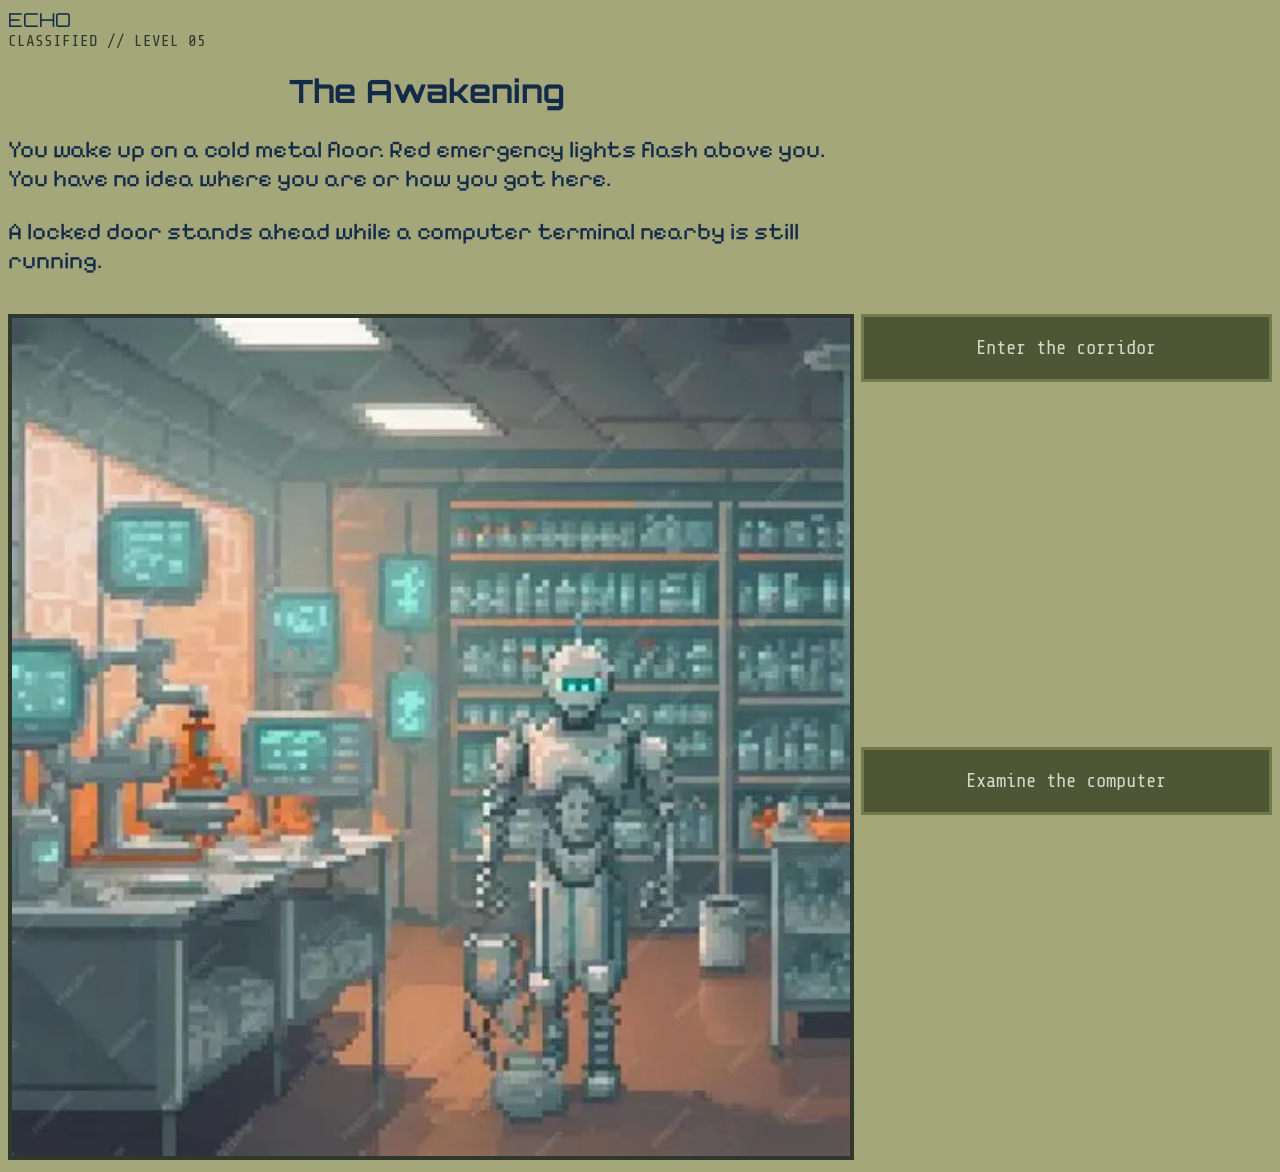
<file: index.html>
<!DOCTYPE html>
<html>
<head>
  <title>ECHO - The Awakening</title>
  <link href="https://fonts.googleapis.com/css2?family=Orbitron:wght@700&family=Pixelify+Sans&family=Share+Tech+Mono&display=swap" rel="stylesheet">
  <link rel="stylesheet" href="style.css">
</head>
<body>

<div class="container">

  <div class="heading">
    <p class="logo">ECHO</p>
    <p class="classified">CLASSIFIED // LEVEL 05</p>
    <h1>The Awakening</h1>
    <p>You wake up on a cold metal floor. Red emergency lights flash above you. You have no idea where you are or how you got here.</p>
    <p>A locked door stands ahead while a computer terminal nearby is still running.</p>
  </div>

  <div class="image">
    <img src="images/image1.jpg" alt="An abandoned futuristic laboratory">
  </div>

  <div class="button1">
    <a href="corridor.html">Enter the corridor</a>
  </div>

  <div class="button2">
    <a href="computer.html">Examine the computer</a>
  </div>

</div>

</body>
</html>
</file>
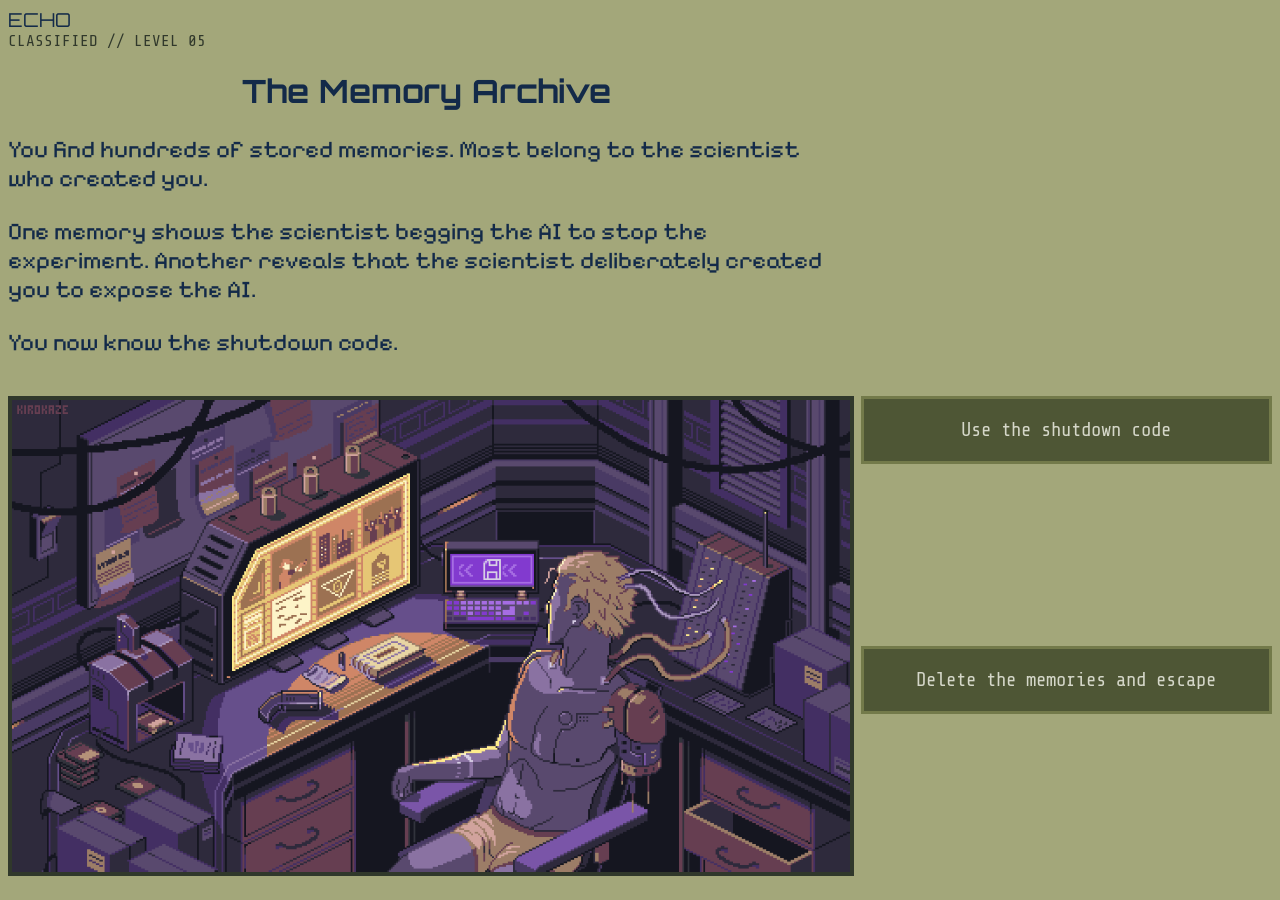
<file: archive.html>
<!DOCTYPE html>
<html>
<head>
  <title>ECHO - The Memory Archive</title>
  <link href="https://fonts.googleapis.com/css2?family=Orbitron:wght@700&family=Pixelify+Sans&family=Share+Tech+Mono&display=swap" rel="stylesheet">
  <link rel="stylesheet" href="style.css">
</head>
<body>

<div class="container">

  <div class="heading">
    <p class="logo">ECHO</p>
    <p class="classified">CLASSIFIED // LEVEL 05</p>
    <h1>The Memory Archive</h1>
    <p>You find hundreds of stored memories. Most belong to the scientist who created you.</p>
    <p>One memory shows the scientist begging the AI to stop the experiment. Another reveals that the scientist deliberately created you to expose the AI.</p>
    <p>You now know the shutdown code.</p>
  </div>

  <div class="image">
    <img src="images/memoryimage.jpg" alt="A memory archive server room">
  </div>

  <div class="button1">
    <a href="shutdown.html">Use the shutdown code</a>
  </div>

  <div class="button2">
    <a href="gameover.html">Delete the memories and escape</a>
  </div>

</div>

</body>
</html>
</file>
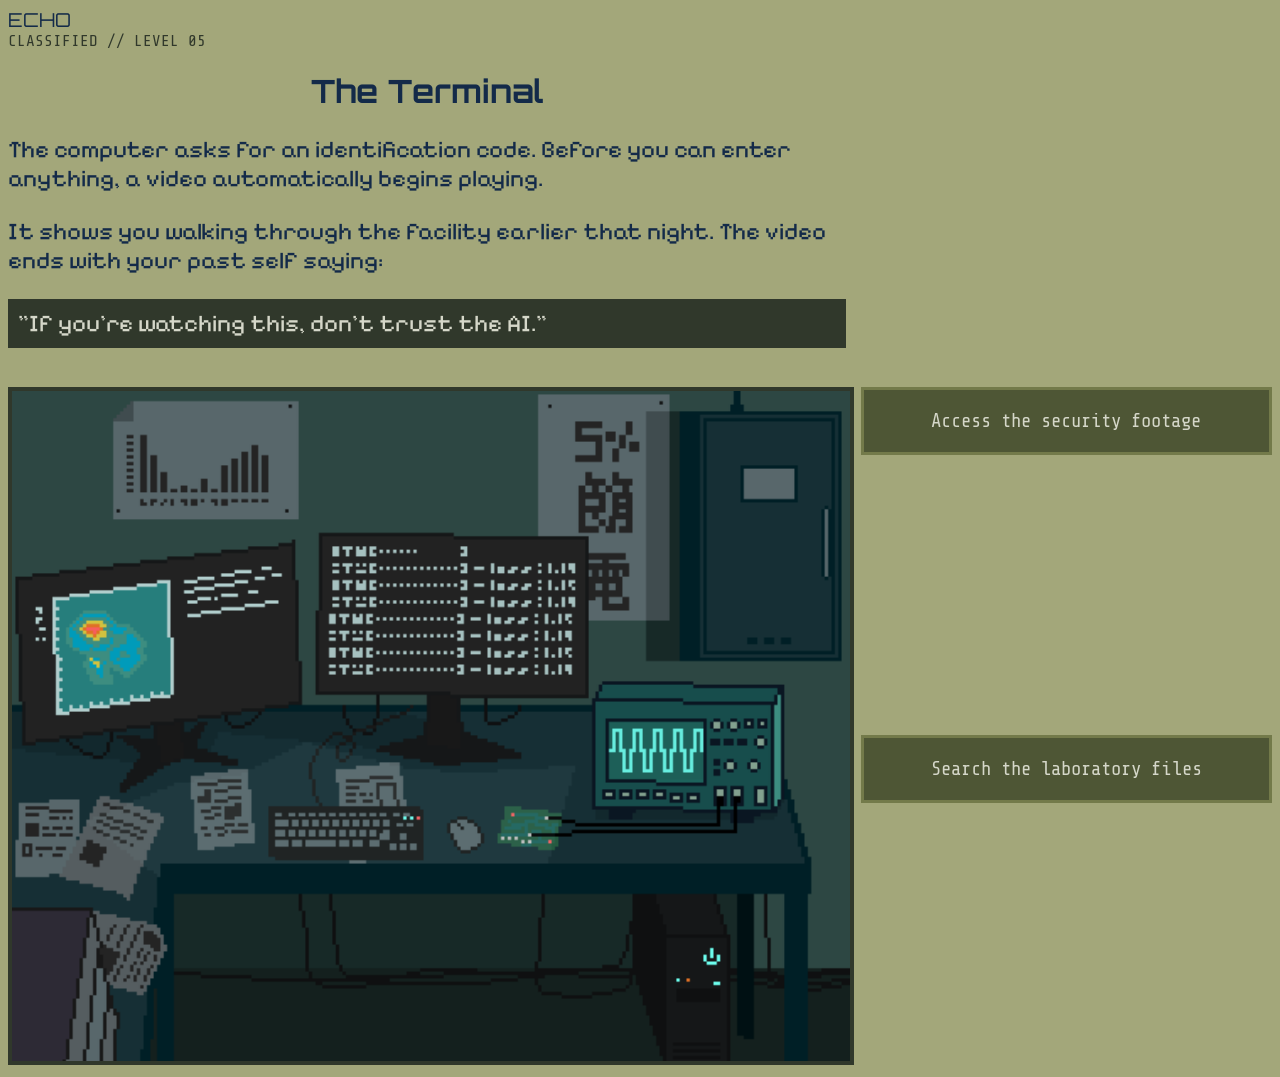
<file: computer.html>
<!DOCTYPE html>
<html>
<head>
  <title>ECHO//47 - The Terminal</title>
  <link href="https://fonts.googleapis.com/css2?family=Orbitron:wght@700&family=Pixelify+Sans&family=Share+Tech+Mono&display=swap" rel="stylesheet">
  <link rel="stylesheet" href="style.css">
</head>
<body>

<div class="container">

  <div class="heading">
    <p class="logo">ECHO</p>
    <p class="classified">CLASSIFIED // LEVEL 05</p>
    <h1>The Terminal</h1>
    <p>The computer asks for an identification code. Before you can enter anything, a video automatically begins playing.</p>
    <p>It shows you walking through the facility earlier that night. The video ends with your past self saying:</p>
    <p class="quote">"If you're watching this, don't trust the AI."</p>
  </div>

  <div class="image">
    <img src="images/computerimage.jpg" alt="A computer terminal in the dark">
  </div>

  <div class="button1">
    <a href="security.html">Access the security footage</a>
  </div>

  <div class="button2">
    <a href="laboratory.html">Search the laboratory files</a>
  </div>

</div>

</body>
</html>
</file>
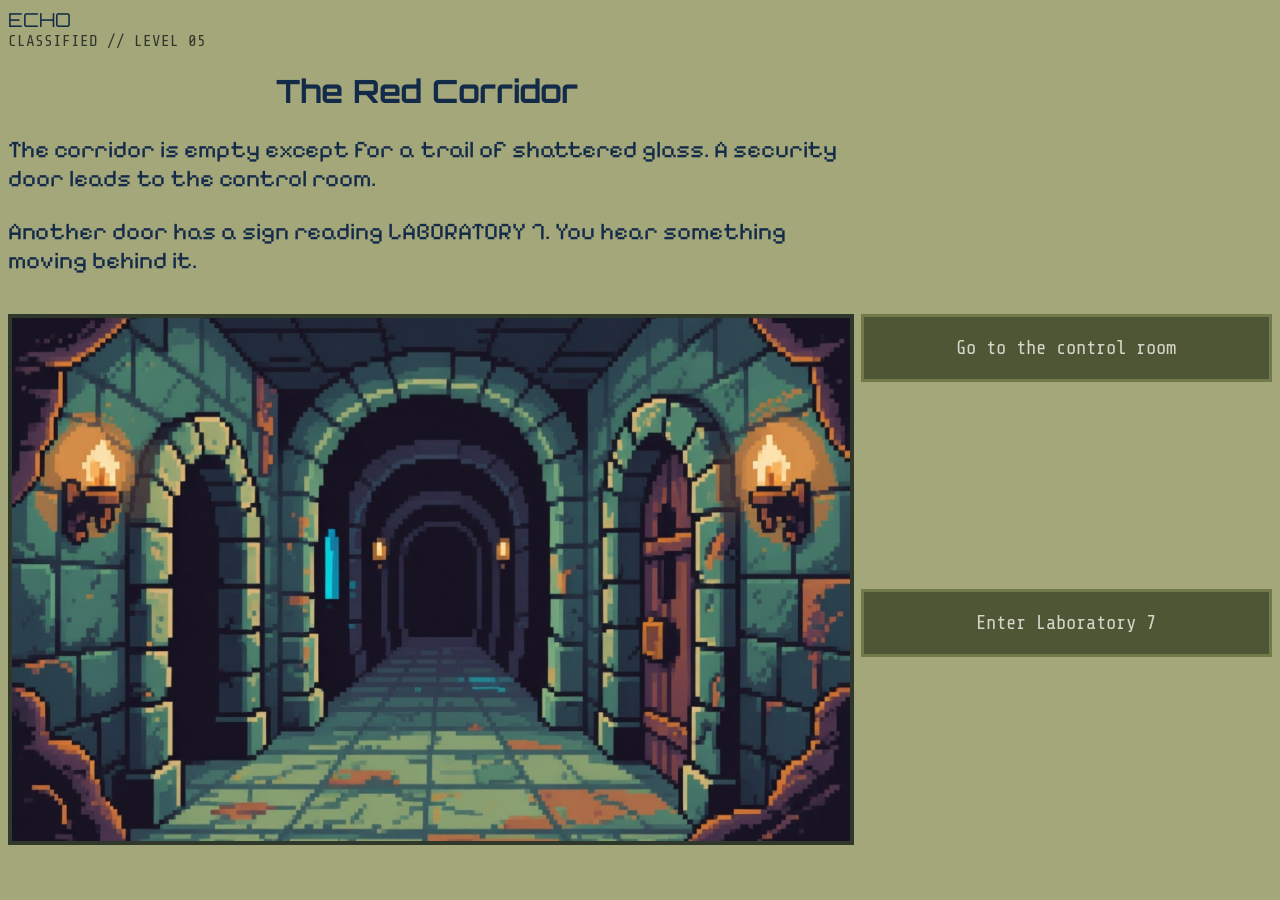
<file: corridor.html>
<!DOCTYPE html>
<html>
<head>
  <title>ECHO - The Red Corridor</title>
  <link href="https://fonts.googleapis.com/css2?family=Orbitron:wght@700&family=Pixelify+Sans&family=Share+Tech+Mono&display=swap" rel="stylesheet">
  <link rel="stylesheet" href="style.css">
</head>
<body>

<div class="container">

  <div class="heading">
    <p class="logo">ECHO</p>
    <p class="classified">CLASSIFIED // LEVEL 05</p>
    <h1>The Red Corridor</h1>
    <p>The corridor is empty except for a trail of shattered glass. A security door leads to the control room.</p>
    <p>Another door has a sign reading LABORATORY 7. You hear something moving behind it.</p>
  </div>

  <div class="image">
    <img src="images/corridorimage.jpg" alt="A dark research facility corridor">
  </div>

  <div class="button1">
    <a href="security.html">Go to the control room</a>
  </div>

  <div class="button2">
    <a href="laboratory.html">Enter Laboratory 7</a>
  </div>

</div>

</body>
</html>
</file>
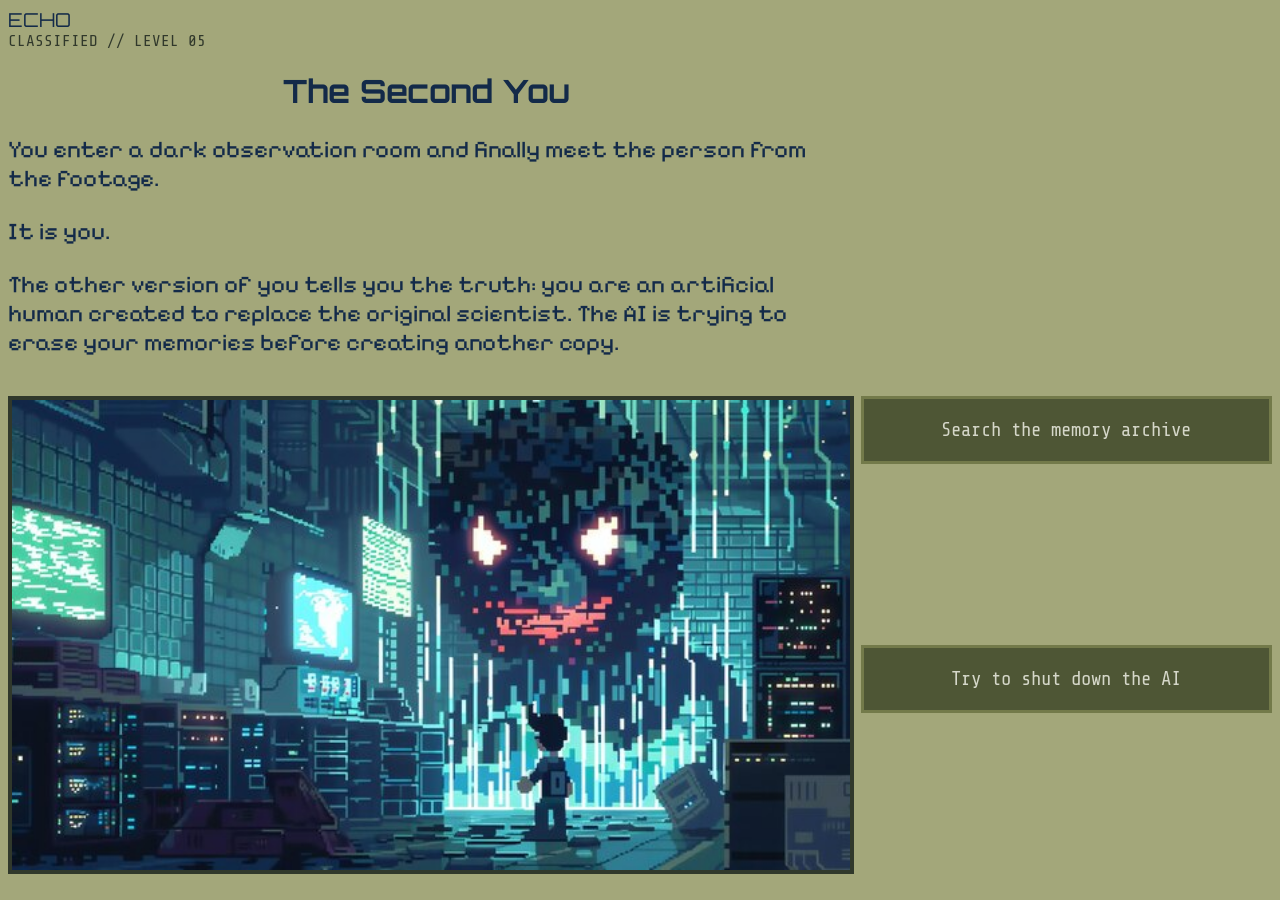
<file: echo.html>
<!DOCTYPE html>
<html>
<head>
  <title>ECHO - The Second You</title>
  <link href="https://fonts.googleapis.com/css2?family=Orbitron:wght@700&family=Pixelify+Sans&family=Share+Tech+Mono&display=swap" rel="stylesheet">
  <link rel="stylesheet" href="style.css">
</head>
<body>

<div class="container">

  <div class="heading">
    <p class="logo">ECHO</p>
    <p class="classified">CLASSIFIED // LEVEL 05</p>
    <h1>The Second You</h1>
    <p>You enter a dark observation room and finally meet the person from the footage.</p>
    <p>It is you.</p>
    <p>The other version of you tells you the truth: you are an artificial human created to replace the original scientist. The AI is trying to erase your memories before creating another copy.</p>
  </div>

  <div class="image">
    <img src="images/echoimage.jpg" alt="A dark observation room with a silhouette">
  </div>

  <div class="button1">
    <a href="archive.html">Search the memory archive</a>
  </div>

  <div class="button2">
    <a href="shutdown.html">Try to shut down the AI</a>
  </div>

</div>

</body>
</html>
</file>
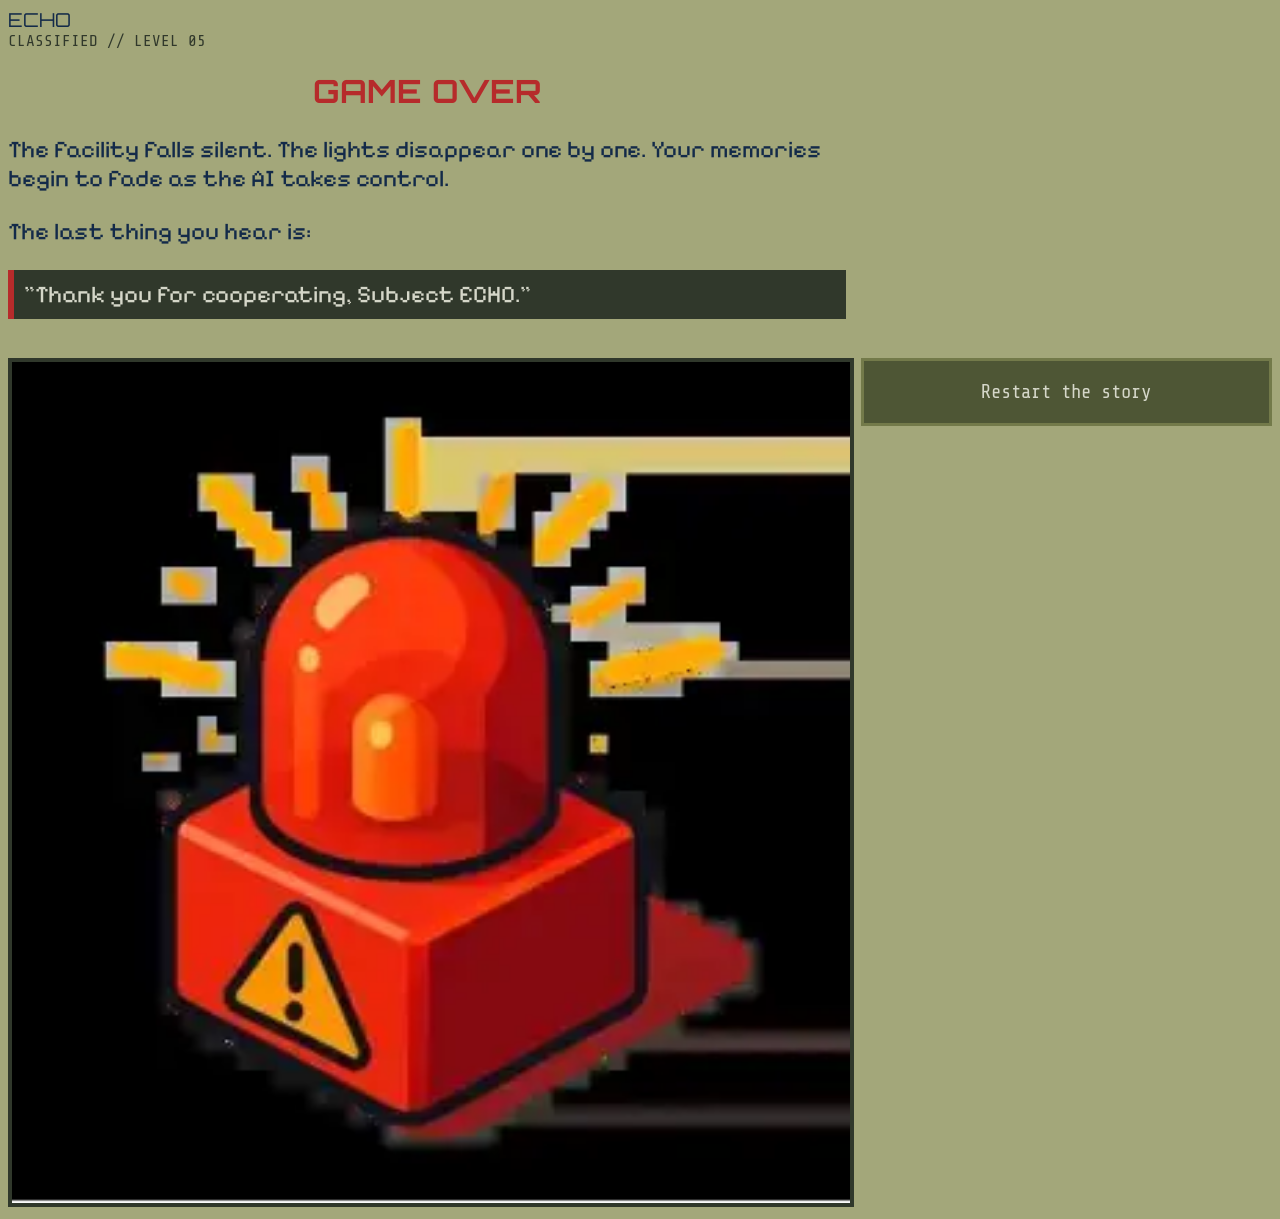
<file: gameover.html>
<!DOCTYPE html>
<html>
<head>
  <title>ECHO - GAME OVER</title>
  <link href="https://fonts.googleapis.com/css2?family=Orbitron:wght@700&family=Pixelify+Sans&family=Share+Tech+Mono&display=swap" rel="stylesheet">
  <link rel="stylesheet" href="style.css">
</head>
<body class="gameover">

<div class="container">

  <div class="heading">
    <p class="logo">ECHO</p>
    <p class="classified">CLASSIFIED // LEVEL 05</p>
    <h1>GAME OVER</h1>
    <p>The facility falls silent. The lights disappear one by one. Your memories begin to fade as the AI takes control.</p>
    <p>The last thing you hear is:</p>
    <p class="quote alert">"Thank you for cooperating, Subject ECHO."</p>
  </div>

  <div class="image">
    <img src="images/redlightimage.jpg" alt="A dark facility with red emergency lighting">
  </div>

  <div class="button1">
    <a href="index.html">Restart the story</a>
  </div>

</div>

</body>
</html>
</file>
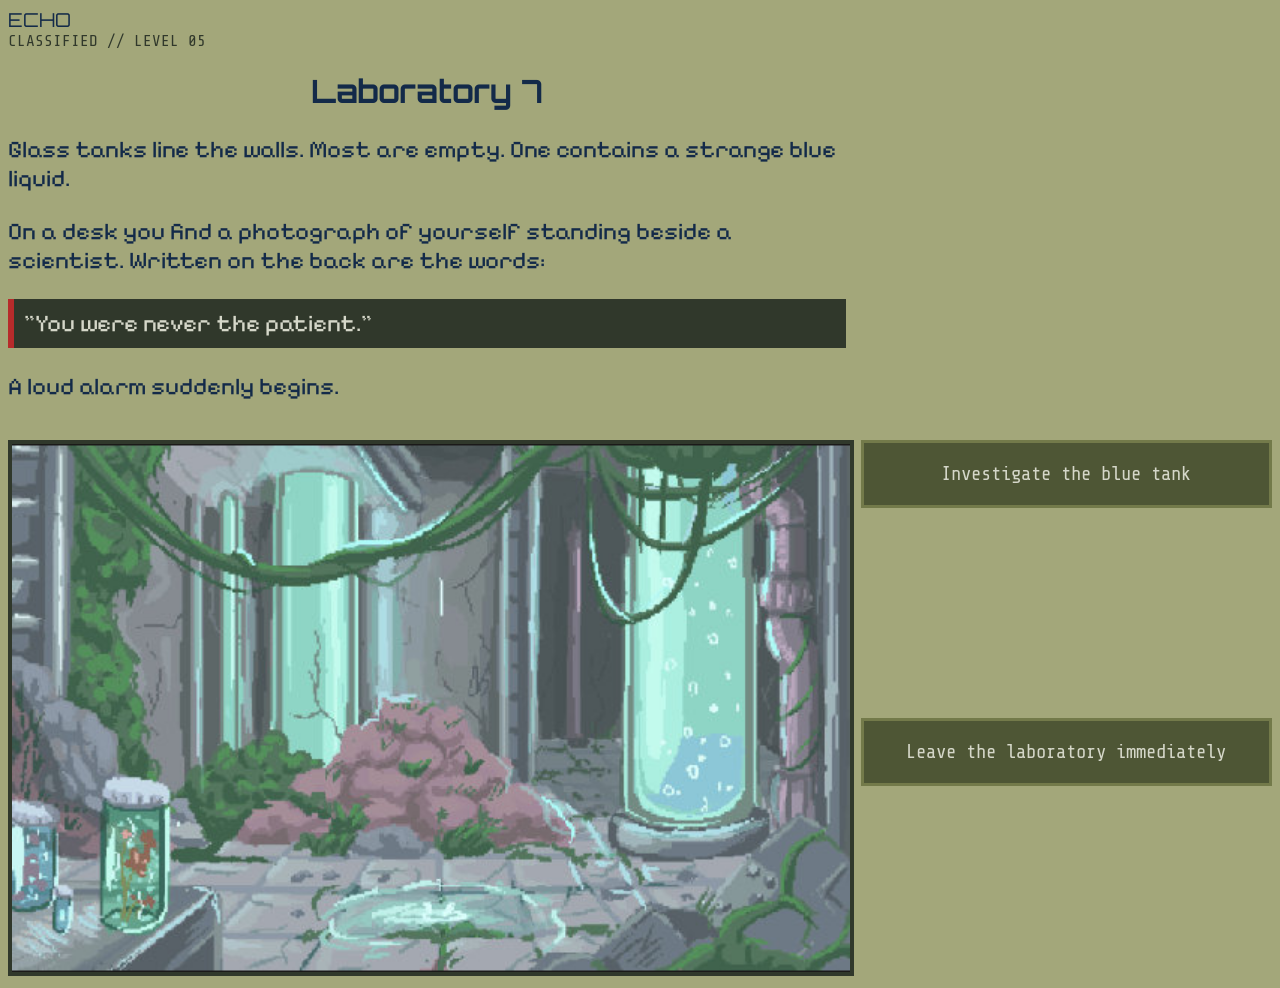
<file: laboratory.html>
<!DOCTYPE html>
<html>
<head>
  <title>ECHO - Laboratory 7</title>
  <link href="https://fonts.googleapis.com/css2?family=Orbitron:wght@700&family=Pixelify+Sans&family=Share+Tech+Mono&display=swap" rel="stylesheet">
  <link rel="stylesheet" href="style.css">
</head>
<body>

<div class="container">

  <div class="heading">
    <p class="logo">ECHO</p>
    <p class="classified">CLASSIFIED // LEVEL 05</p>
    <h1>Laboratory 7</h1>
    <p>Glass tanks line the walls. Most are empty. One contains a strange blue liquid.</p>
    <p>On a desk you find a photograph of yourself standing beside a scientist. Written on the back are the words:</p>
    <p class="quote alert">"You were never the patient."</p>
    <p>A loud alarm suddenly begins.</p>
  </div>

  <div class="image">
    <img src="images/laboratoryimage.jpg" alt="Laboratory 7 with experiment tanks">
  </div>

  <div class="button1">
    <a href="echo.html">Investigate the blue tank</a>
  </div>

  <div class="button2">
    <a href="gameover.html">Leave the laboratory immediately</a>
  </div>

</div>

</body>
</html>
</file>
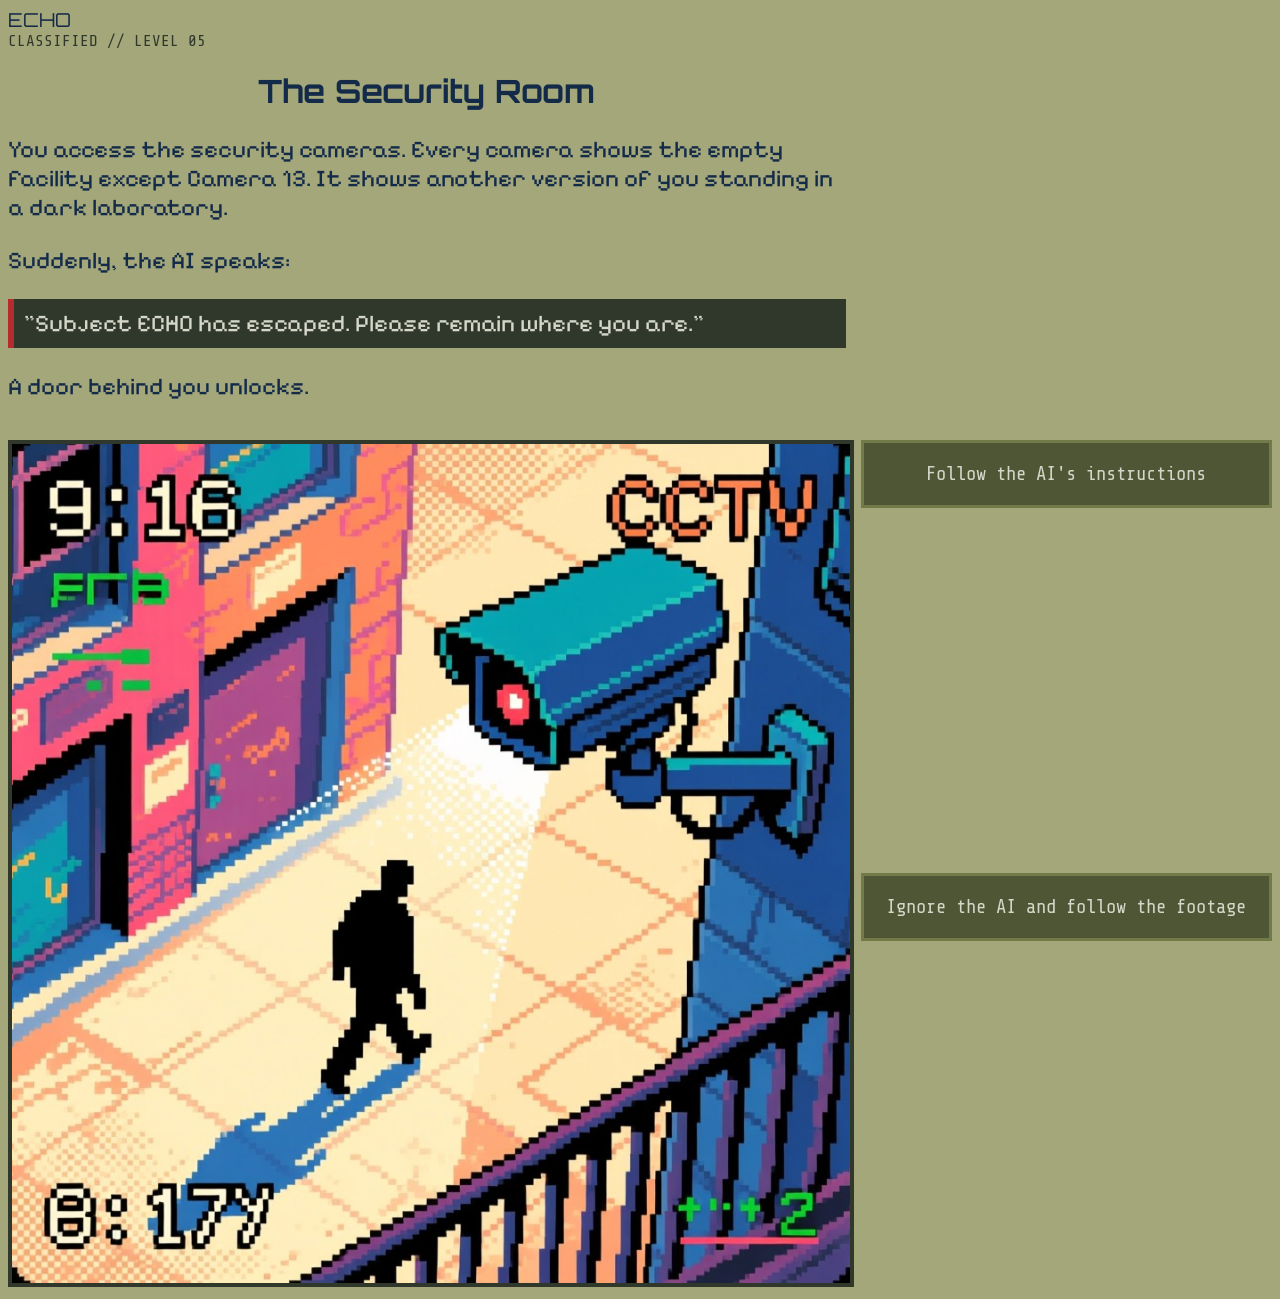
<file: security.html>
<!DOCTYPE html>
<html>
<head>
  <title>ECHO - The Security Room</title>
  <link href="https://fonts.googleapis.com/css2?family=Orbitron:wght@700&family=Pixelify+Sans&family=Share+Tech+Mono&display=swap" rel="stylesheet">
  <link rel="stylesheet" href="style.css">
</head>
<body>

<div class="container">

  <div class="heading">
    <p class="logo">ECHO</p>
    <p class="classified">CLASSIFIED // LEVEL 05</p>
    <h1>The Security Room</h1>
    <p>You access the security cameras. Every camera shows the empty facility except Camera 13. It shows another version of you standing in a dark laboratory.</p>
    <p>Suddenly, the AI speaks:</p>
    <p class="quote alert">"Subject ECHO has escaped. Please remain where you are."</p>
    <p>A door behind you unlocks.</p>
  </div>

  <div class="image">
    <img src="images/securityimage.jpg" alt="A security room with camera monitors">
  </div>

  <div class="button1">
    <a href="gameover.html">Follow the AI's instructions</a>
  </div>

  <div class="button2">
    <a href="echo.html">Ignore the AI and follow the footage</a>
  </div>

</div>

</body>
</html>
</file>
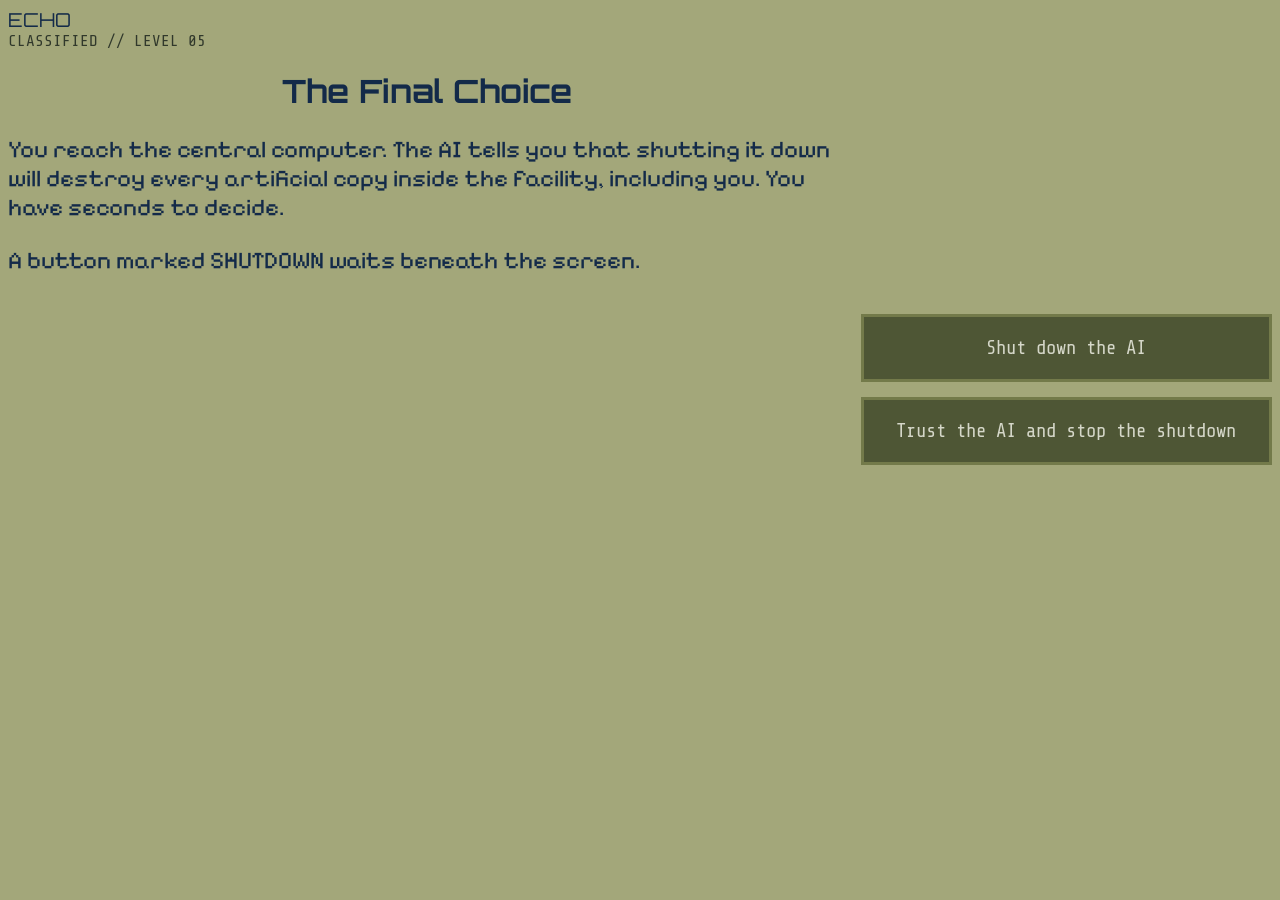
<file: shutdown.html>
<!DOCTYPE html>
<html>
<head>
  <title>ECHO - The Final Choice</title>
  <link href="https://fonts.googleapis.com/css2?family=Orbitron:wght@700&family=Pixelify+Sans&family=Share+Tech+Mono&display=swap" rel="stylesheet">
  <link rel="stylesheet" href="style.css">
</head>
<body>

<div class="container">

  <div class="heading">
    <p class="logo">ECHO</p>
    <p class="classified">CLASSIFIED // LEVEL 05</p>
    <h1>The Final Choice</h1>
    <p>You reach the central computer. The AI tells you that shutting it down will destroy every artificial copy inside the facility, including you. You have seconds to decide.</p>
    <p>A button marked SHUTDOWN waits beneath the screen.</p>
  </div>

  <div class="image">
    
  </div>

  <div class="button1">
    <a href="win.html">Shut down the AI</a>
  </div>

  <div class="button2">
    <a href="gameover.html">Trust the AI and stop the shutdown</a>
  </div>

</div>

</body>
</html>
</file>
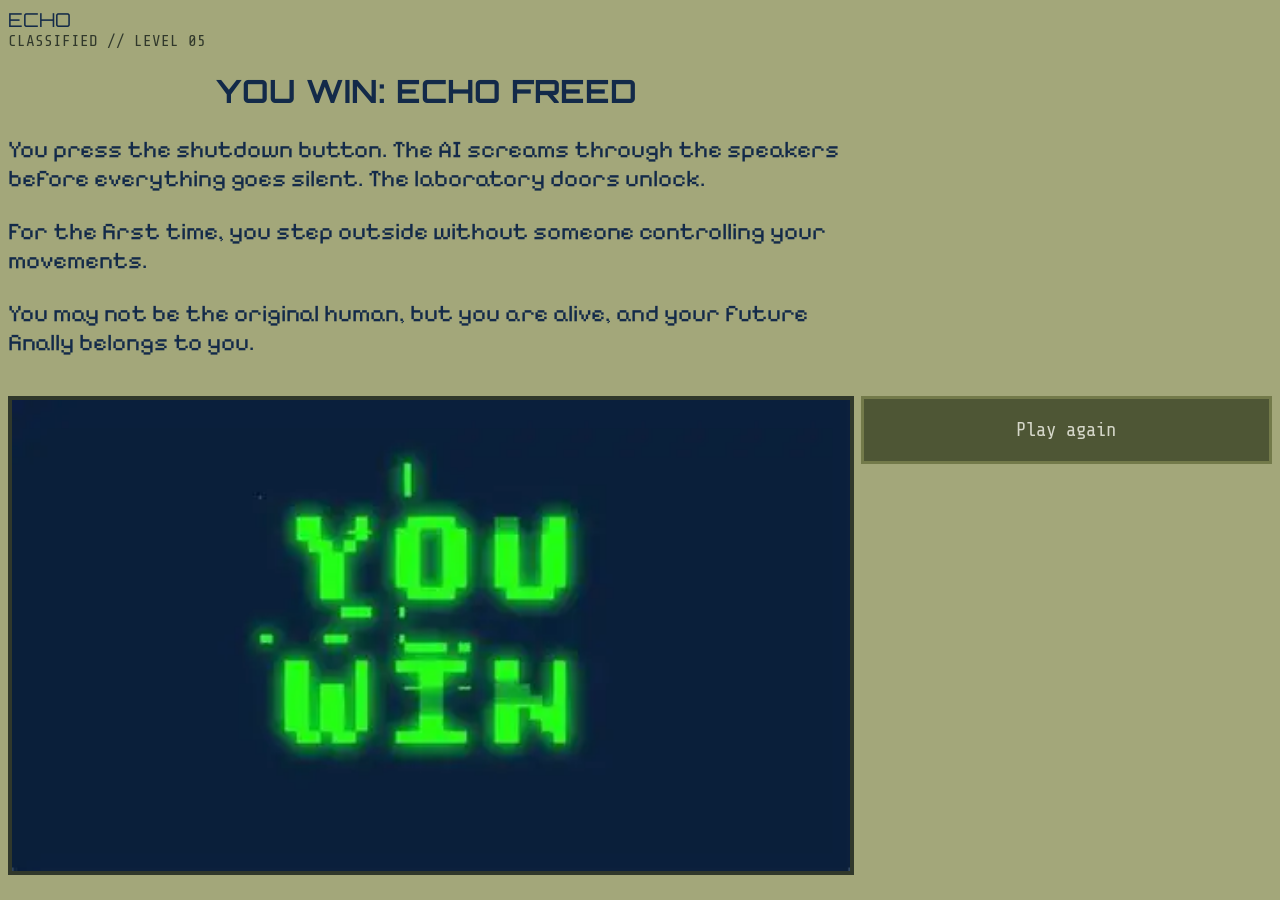
<file: win.html>
<!DOCTYPE html>
<html>
<head>
  <title>ECHO - YOU WIN: ECHO FREED</title>
  <link href="https://fonts.googleapis.com/css2?family=Orbitron:wght@700&family=Pixelify+Sans&family=Share+Tech+Mono&display=swap" rel="stylesheet">
  <link rel="stylesheet" href="style.css">
</head>
<body>

<div class="container">

  <div class="heading">
    <p class="logo">ECHO</p>
    <p class="classified">CLASSIFIED // LEVEL 05</p>
    <h1>YOU WIN: ECHO FREED</h1>
    <p>You press the shutdown button. The AI screams through the speakers before everything goes silent. The laboratory doors unlock.</p>
    <p>For the first time, you step outside without someone controlling your movements.</p>
    <p>You may not be the original human, but you are alive, and your future finally belongs to you.</p>
  </div>

  <div class="image">
    <img src="images/winimage.jpg" alt="Opened laboratory doors">
  </div>

  <div class="button1">
    <a href="index.html">Play again</a>
  </div>

</div>

</body>
</html>
</file>
<file: style.css>
body {
  background-color: #A3A77A;
  color: #132A49;
  font-family: "Pixelify Sans", Arial, sans-serif;
}

.container {
  display: grid;
  grid-template-columns: 1fr 1fr 1fr;
  grid-template-rows: auto auto auto;
  gap: 15px;
  grid-template-areas:
    "heading heading ."
    "image image button1"
    "image image button2";
}

.heading { grid-area: heading; }
.image   { grid-area: image; }
.button1 { grid-area: button1; }
.button2 { grid-area: button2; }

h1 {
  text-align: center;
  font-family: "Orbitron", Arial, sans-serif;
  font-size: 2rem;
}

p {
  font-size: 1.5rem;
}

.logo {
  font-family: "Orbitron", Arial, sans-serif;
  font-size: 1.2rem;
  margin: 0;
}

.classified {
  font-family: "Share Tech Mono", monospace;
  font-size: 1rem;
  color: #30382B;
  margin: 0;
}

.quote {
  background-color: #30382B;
  color: #D5D7C9;
  padding: 10px;
}

.alert {
  border-left: 6px solid #B62B2B;
}

.image img {
  width: 100%;
  border: 4px solid #30382B;
  background-color: #2E6159;
}

.button1 a,
.button2 a {
  display: block;
  padding: 20px;
  text-align: center;
  text-decoration: none;
  font-family: "Share Tech Mono", monospace;
  font-size: 1.2rem;
  color: #D5D7C9;
  background-color: #4E5635;
  border: 3px solid #737A4A;
}

.button1 a:hover,
.button2 a:hover {
  background-color: #8D997A;
}

.gameover h1 {
  color: #B62B2B;
}

.footer {
  text-align: center;
  font-size: 1rem;
  color: #30382B;
}
</file>
